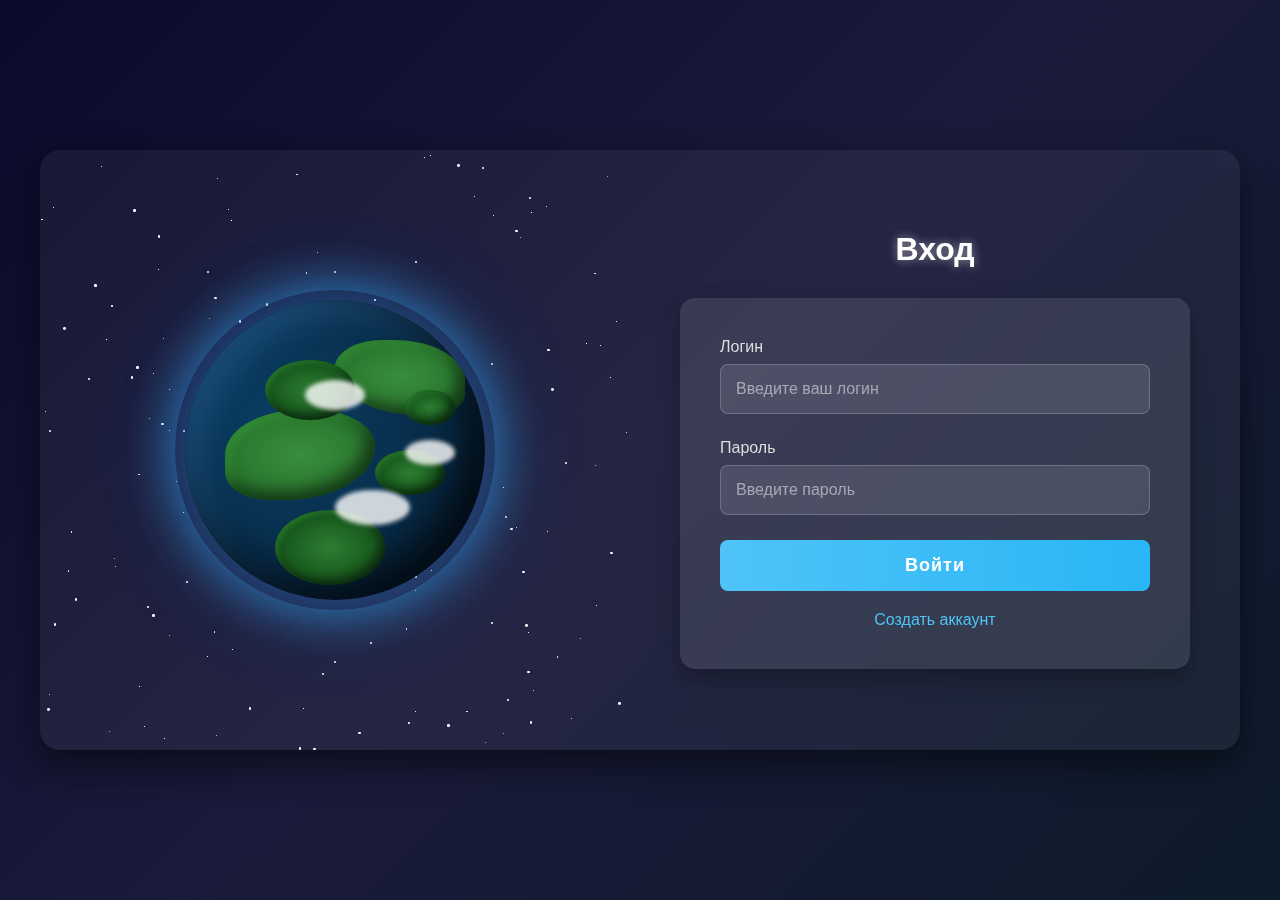
<file: templates/login_a.html>
<!DOCTYPE html>
<html lang="ru">
<head>
    <meta charset="UTF-8">
    <meta name="viewport" content="width=device-width, initial-scale=1.0">
    <title>Вход</title>
    <style>
        * {
            margin: 0;
            padding: 0;
            box-sizing: border-box;
            font-family: 'Segoe UI', Tahoma, Geneva, Verdana, sans-serif;
        }

        body {
            background: linear-gradient(135deg, #0a0a2a, #1a1a3a, #0d1b2a);
            color: #e0e0ff;
            min-height: 100vh;
            display: flex;
            justify-content: center;
            align-items: center;
            padding: 20px;
        }

        .container {
            display: flex;
            max-width: 1200px;
            width: 100%;
            background: rgba(255, 255, 255, 0.05);
            backdrop-filter: blur(10px);
            border-radius: 20px;
            overflow: hidden;
            box-shadow: 0 15px 35px rgba(0, 0, 0, 0.5);
        }

        .planet-section {
            flex: 1;
            display: flex;
            justify-content: center;
            align-items: center;
            padding: 40px;
            position: relative;
            min-height: 600px;
        }

        .form-section {
            flex: 1;
            padding: 50px;
            display: flex;
            flex-direction: column;
            justify-content: center;
        }

        .planet-container {
            position: relative;
            width: 400px;
            height: 400px;
            display: flex;
            justify-content: center;
            align-items: center;
        }

        .planet {
            position: relative;
            width: 300px;
            height: 300px;
            border-radius: 50%;
            background: 
                radial-gradient(circle at 30% 40%, #0a3d62, #082e4d, #061f33),
                radial-gradient(circle at 60% 30%, #1e6fa5, #0d4a7a, #0a3d62),
                radial-gradient(circle at 70% 60%, #2e86ab, #1b6b9e, #0d4a7a);
            box-shadow: 
                inset -20px -20px 40px rgba(0, 0, 0, 0.7),
                inset 15px 15px 30px rgba(100, 180, 255, 0.2),
                0 0 60px rgba(30, 134, 229, 0.6);
            animation: rotate-planet 50s infinite linear;
            overflow: hidden;
        }

        /* Острова */
        .island {
            position: absolute;
            border-radius: 50%;
            background: 
                radial-gradient(ellipse at center, #2e7d32, #1b5e20, #0d3d14);
            box-shadow: 
                inset -5px -5px 10px rgba(0, 0, 0, 0.5),
                inset 3px 3px 5px rgba(100, 255, 100, 0.2);
        }

        .island-1 {
            width: 90px;
            height: 60px;
            top: 60px;
            left: 80px;
        }

        .island-2 {
            width: 70px;
            height: 45px;
            top: 150px;
            left: 190px;
        }

        .island-3 {
            width: 110px;
            height: 75px;
            top: 210px;
            left: 90px;
        }

        .island-4 {
            width: 50px;
            height: 35px;
            top: 90px;
            left: 220px;
        }

        /* Континенты */
        .continent {
            position: absolute;
            background: 
                radial-gradient(ellipse at center, #388e3c, #2e7d32, #1b5e20);
            box-shadow: 
                inset -8px -8px 16px rgba(0, 0, 0, 0.5),
                inset 5px 5px 10px rgba(100, 255, 100, 0.2);
        }

        .continent-1 {
            width: 150px;
            height: 90px;
            border-radius: 50% 40% 60% 30%;
            top: 110px;
            left: 40px;
        }

        .continent-2 {
            width: 130px;
            height: 75px;
            border-radius: 40% 60% 30% 70%;
            top: 40px;
            left: 150px;
        }

        /* Облака */
        .cloud {
            position: absolute;
            background: rgba(255, 255, 255, 0.8);
            border-radius: 50%;
            filter: blur(2px);
            animation: float-clouds 25s infinite linear;
        }

        .cloud-1 {
            width: 60px;
            height: 30px;
            top: 80px;
            left: 120px;
        }

        .cloud-2 {
            width: 75px;
            height: 35px;
            top: 190px;
            left: 150px;
        }

        .cloud-3 {
            width: 50px;
            height: 25px;
            top: 140px;
            left: 220px;
        }

        /* Атмосфера */
        .atmosphere {
            position: absolute;
            width: 320px;
            height: 320px;
            border-radius: 50%;
            top: 50%;
            left: 50%;
            transform: translate(-50%, -50%);
            box-shadow: 
                0 0 50px rgba(79, 195, 247, 0.4),
                0 0 100px rgba(33, 150, 243, 0.2);
            z-index: -1;
            animation: pulse-atmosphere 8s infinite ease-in-out;
        }

        /* Звезды */
        .stars {
            position: absolute;
            top: 0;
            left: 0;
            width: 100%;
            height: 100%;
            z-index: -2;
        }

        .star {
            position: absolute;
            background-color: white;
            border-radius: 50%;
            animation: twinkle 5s infinite ease-in-out;
        }

        /* Анимации */
        @keyframes rotate-planet {
            0% {
                transform: rotate(0deg);
            }
            100% {
                transform: rotate(360deg);
            }
        }

        @keyframes float-clouds {
            0%, 100% {
                transform: translateX(0);
            }
            50% {
                transform: translateX(15px);
            }
        }

        @keyframes pulse-atmosphere {
            0%, 100% {
                opacity: 0.5;
                transform: translate(-50%, -50%) scale(1);
            }
            50% {
                opacity: 0.8;
                transform: translate(-50%, -50%) scale(1.05);
            }
        }

        @keyframes twinkle {
            0%, 100% {
                opacity: 0.2;
            }
            50% {
                opacity: 1;
            }
        }

        /* Стили формы */
        h2 {
            text-align: center;
            margin-bottom: 30px;
            font-size: 32px;
            color: #fff;
            text-shadow: 0 0 10px rgba(255, 255, 255, 0.5);
        }

        form {
            background-color: rgba(255, 255, 255, 0.1);
            padding: 40px;
            border-radius: 15px;
            box-shadow: 0 10px 25px rgba(0, 0, 0, 0.3);
        }

        label {
            display: block;
            margin-bottom: 8px;
            font-weight: 500;
            color: #ddd;
        }

        input {
            width: 100%;
            padding: 15px;
            margin-bottom: 25px;
            border: 1px solid rgba(255, 255, 255, 0.2);
            border-radius: 8px;
            box-sizing: border-box;
            font-size: 16px;
            transition: all 0.3s;
            background: rgba(255, 255, 255, 0.1);
            color: white;
        }

        input:focus {
            border-color: #4fc3f7;
            outline: none;
            box-shadow: 0 0 0 2px rgba(79, 195, 247, 0.3);
            background: rgba(255, 255, 255, 0.15);
        }

        input::placeholder {
            color: rgba(255, 255, 255, 0.5);
        }

        .btn-primary {
            background: linear-gradient(to right, #4fc3f7, #29b6f6);
            color: white;
            border: none;
            padding: 15px 20px;
            border-radius: 8px;
            cursor: pointer;
            font-size: 18px;
            width: 100%;
            transition: all 0.3s;
            font-weight: 600;
            letter-spacing: 1px;
        }

        .btn-primary:hover {
            background: linear-gradient(to right, #29b6f6, #03a9f4);
            transform: translateY(-2px);
            box-shadow: 0 5px 15px rgba(0, 0, 0, 0.3);
        }

        .btn-link {
            display: block;
            text-align: center;
            margin-top: 20px;
            color: #4fc3f7;
            text-decoration: none;
            font-weight: 500;
            transition: color 0.3s;
        }

        .btn-link:hover {
            color: #81d4fa;
            text-decoration: underline;
        }

        @media (max-width: 968px) {
            .container {
                flex-direction: column;
            }
            
            .planet-section {
                min-height: 400px;
            }
            
            .planet-container {
                width: 300px;
                height: 300px;
            }
            
            .planet {
                width: 220px;
                height: 220px;
            }
            
            .atmosphere {
                width: 240px;
                height: 240px;
            }
        }

        @media (max-width: 576px) {
            .form-section {
                padding: 30px;
            }
            
            form {
                padding: 25px;
            }
            
            .planet-container {
                width: 250px;
                height: 250px;
            }
            
            .planet {
                width: 180px;
                height: 180px;
            }
            
            .atmosphere {
                width: 200px;
                height: 200px;
            }
        }
    </style>
</head>
<body>
    <div class="container">
        <div class="planet-section">
            <div class="stars" id="stars"></div>
            <div class="planet-container">
                <div class="atmosphere"></div>
                <div class="planet">
                    <div class="continent continent-1"></div>
                    <div class="continent continent-2"></div>
                    <div class="island island-1"></div>
                    <div class="island island-2"></div>
                    <div class="island island-3"></div>
                    <div class="island island-4"></div>
                    <div class="cloud cloud-1"></div>
                    <div class="cloud cloud-2"></div>
                    <div class="cloud cloud-3"></div>
                </div>
            </div>
        </div>
        
        <div class="form-section">
            <h2>Вход</h2>
            <form method="post">
                <label for="login">Логин</label>
                <input id="login" name="login" type="text" autocomplete="username" required placeholder="Введите ваш логин">
                
                <label for="password">Пароль</label>
                <input id="password" name="password" type="password" autocomplete="current-password" required placeholder="Введите пароль">
                
                <button class="btn-primary" type="submit">Войти</button>
                <a class="btn-link" href="/register">Создать аккаунт</a>
            </form>
        </div>
    </div>

    <script>
        // Создание звездного фона
        const starsContainer = document.getElementById('stars');
        for (let i = 0; i < 150; i++) {
            const star = document.createElement('div');
            star.classList.add('star');
            
            // Случайный размер звезды
            const size = Math.random() * 3;
            star.style.width = `${size}px`;
            star.style.height = `${size}px`;
            
            // Случайная позиция
            star.style.left = `${Math.random() * 100}%`;
            star.style.top = `${Math.random() * 100}%`;
            
            // Случайная задержка анимации
            star.style.animationDelay = `${Math.random() * 5}s`;
            
            starsContainer.appendChild(star);
        }
    </script>
</body>
</html>
</file>
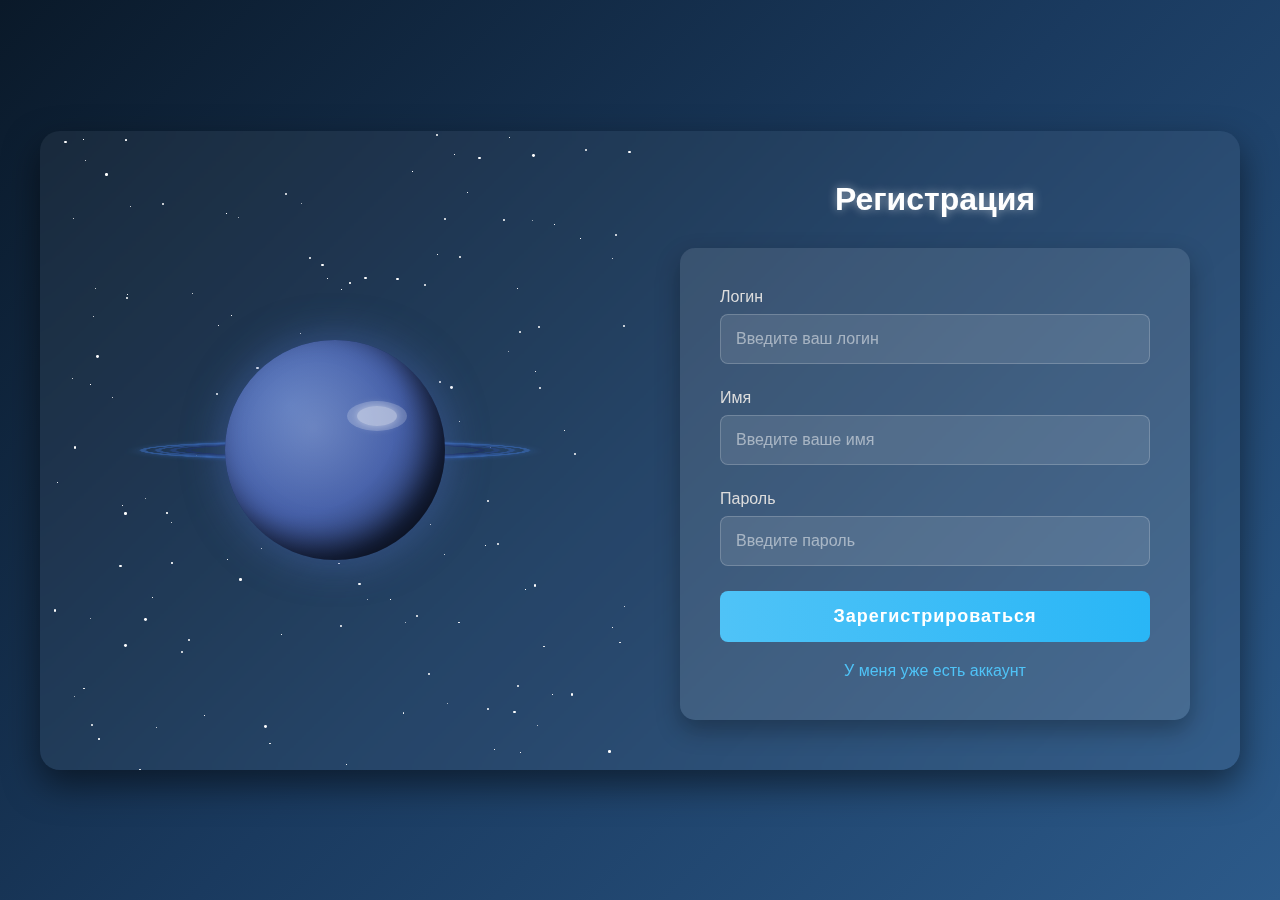
<file: templates/register_a.html>
<!DOCTYPE html>
<html lang="ru">
<head>
    <meta charset="UTF-8">
    <meta name="viewport" content="width=device-width, initial-scale=1.0">
    <title>Регистрация с Нептуном</title>
    <style>
        * {
            margin: 0;
            padding: 0;
            box-sizing: border-box;
            font-family: 'Segoe UI', Tahoma, Geneva, Verdana, sans-serif;
        }

        body {
            background: linear-gradient(135deg, #0a1929, #1a3a5f, #2c5a8a);
            color: #fff;
            min-height: 100vh;
            display: flex;
            justify-content: center;
            align-items: center;
            padding: 20px;
        }

        .container {
            display: flex;
            max-width: 1200px;
            width: 100%;
            background: rgba(255, 255, 255, 0.05);
            backdrop-filter: blur(10px);
            border-radius: 20px;
            overflow: hidden;
            box-shadow: 0 15px 35px rgba(0, 0, 0, 0.5);
        }

        .planet-section {
            flex: 1;
            display: flex;
            justify-content: center;
            align-items: center;
            padding: 40px;
            position: relative;
            min-height: 600px;
        }

        .form-section {
            flex: 1;
            padding: 50px;
            display: flex;
            flex-direction: column;
            justify-content: center;
        }

        .neptune-container {
            position: relative;
            width: 400px;
            height: 400px;
            perspective: 1000px;
        }

        .neptune {
            position: absolute;
            width: 220px;
            height: 220px;
            border-radius: 50%;
            top: 50%;
            left: 50%;
            transform: translate(-50%, -50%);
            background: radial-gradient(circle at 30% 30%, #4b6cb7, #3a56a4, #182848);
            box-shadow:
                inset -15px -15px 30px rgba(0, 0, 0, 0.7),
                0 0 40px rgba(75, 108, 183, 0.6);
            z-index: 2;
            overflow: hidden;
        }

        .neptune::before {
            content: '';
            position: absolute;
            width: 100%;
            height: 100%;
            border-radius: 50%;
            background: radial-gradient(circle at 40% 40%, rgba(255, 255, 255, 0.2) 0%, rgba(255, 255, 255, 0) 70%);
            z-index: 3;
        }

        .neptune-storm {
            position: absolute;
            width: 40px;
            height: 20px;
            background: rgba(255, 255, 255, 0.4);
            border-radius: 50%;
            top: 30%;
            left: 60%;
            z-index: 3;
            box-shadow: 0 0 10px rgba(255, 255, 255, 0.5);
            animation: storm-move 20s infinite linear;
        }

        .neptune-storm::after {
            content: '';
            position: absolute;
            width: 60px;
            height: 30px;
            background: rgba(255, 255, 255, 0.2);
            border-radius: 50%;
            top: -5px;
            left: -10px;
        }

        .rings {
            position: absolute;
            width: 400px;
            height: 400px;
            top: 50%;
            left: 50%;
            transform: translate(-50%, -50%) rotateX(75deg);
        }

        .ring {
            position: absolute;
            border-radius: 50%;
            border: 6px solid transparent;
            top: 50%;
            left: 50%;
            transform: translate(-50%, -50%);
        }

        .ring-1 {
            width: 300px;
            height: 60px;
            border-color: rgba(30, 50, 100, 0.9);
            box-shadow: 0 0 15px rgba(30, 50, 100, 0.7);
        }

        .ring-2 {
            width: 330px;
            height: 65px;
            border-color: rgba(40, 70, 130, 0.8);
            box-shadow: 0 0 15px rgba(40, 70, 130, 0.6);
        }

        .ring-3 {
            width: 360px;
            height: 70px;
            border-color: rgba(50, 90, 160, 0.7);
            box-shadow: 0 0 15px rgba(50, 90, 160, 0.5);
        }

        .ring-4 {
            width: 390px;
            height: 75px;
            border-color: rgba(60, 110, 190, 0.6);
            box-shadow: 0 0 15px rgba(60, 110, 190, 0.4);
        }

        .shadow {
            position: absolute;
            width: 240px;
            height: 240px;
            border-radius: 50%;
            top: 50%;
            left: 50%;
            transform: translate(-50%, -50%);
            background: radial-gradient(ellipse at center, rgba(0,0,0,0.5) 0%, rgba(0,0,0,0) 70%);
            z-index: 1;
        }

        .stars {
            position: absolute;
            top: 0;
            left: 0;
            width: 100%;
            height: 100%;
            z-index: 0;
        }

        .star {
            position: absolute;
            background-color: white;
            border-radius: 50%;
            animation: twinkle 5s infinite ease-in-out;
        }

        @keyframes twinkle {
            0%, 100% {
                opacity: 0.2;
            }
            50% {
                opacity: 1;
            }
        }

        @keyframes storm-move {
            0% {
                transform: translateX(0) translateY(0);
            }
            25% {
                transform: translateX(10px) translateY(5px);
            }
            50% {
                transform: translateX(0) translateY(10px);
            }
            75% {
                transform: translateX(-10px) translateY(5px);
            }
            100% {
                transform: translateX(0) translateY(0);
            }
        }

        h2 {
            text-align: center;
            margin-bottom: 30px;
            font-size: 32px;
            color: #fff;
            text-shadow: 0 0 10px rgba(255, 255, 255, 0.5);
        }

        form {
            background-color: rgba(255, 255, 255, 0.1);
            padding: 40px;
            border-radius: 15px;
            box-shadow: 0 10px 25px rgba(0, 0, 0, 0.3);
        }

        label {
            display: block;
            margin-bottom: 8px;
            font-weight: 500;
            color: #ddd;
        }

        input {
            width: 100%;
            padding: 15px;
            margin-bottom: 25px;
            border: 1px solid rgba(255, 255, 255, 0.2);
            border-radius: 8px;
            box-sizing: border-box;
            font-size: 16px;
            transition: all 0.3s;
            background: rgba(255, 255, 255, 0.1);
            color: white;
        }

        input:focus {
            border-color: #4fc3f7;
            outline: none;
            box-shadow: 0 0 0 2px rgba(79, 195, 247, 0.3);
            background: rgba(255, 255, 255, 0.15);
        }

        input::placeholder {
            color: rgba(255, 255, 255, 0.5);
        }

        .btn-primary {
            background: linear-gradient(to right, #4fc3f7, #29b6f6);
            color: white;
            border: none;
            padding: 15px 20px;
            border-radius: 8px;
            cursor: pointer;
            font-size: 18px;
            width: 100%;
            transition: all 0.3s;
            font-weight: 600;
            letter-spacing: 1px;
        }

        .btn-primary:hover {
            background: linear-gradient(to right, #29b6f6, #03a9f4);
            transform: translateY(-2px);
            box-shadow: 0 5px 15px rgba(0, 0, 0, 0.3);
        }

        .btn-link {
            display: block;
            text-align: center;
            margin-top: 20px;
            color: #4fc3f7;
            text-decoration: none;
            font-weight: 500;
            transition: color 0.3s;
        }

        .btn-link:hover {
            color: #81d4fa;
            text-decoration: underline;
        }

        @media (max-width: 968px) {
            .container {
                flex-direction: column;
            }

            .planet-section {
                min-height: 400px;
            }

            .neptune-container {
                width: 350px;
                height: 350px;
            }

            .neptune {
                width: 180px;
                height: 180px;
            }

            .rings {
                width: 350px;
                height: 350px;
            }

            .ring-1 {
                width: 260px;
                height: 50px;
            }

            .ring-2 {
                width: 285px;
                height: 55px;
            }

            .ring-3 {
                width: 310px;
                height: 60px;
            }

            .ring-4 {
                width: 335px;
                height: 65px;
            }
        }

        @media (max-width: 576px) {
            .form-section {
                padding: 30px;
            }

            form {
                padding: 25px;
            }

            .neptune-container {
                width: 280px;
                height: 280px;
            }

            .neptune {
                width: 150px;
                height: 150px;
            }

            .rings {
                width: 280px;
                height: 280px;
            }

            .ring-1 {
                width: 210px;
                height: 40px;
            }

            .ring-2 {
                width: 230px;
                height: 45px;
            }

            .ring-3 {
                width: 250px;
                height: 50px;
            }

            .ring-4 {
                width: 270px;
                height: 55px;
            }
        }
    </style>
</head>
<body>
    <div class="container">
        <div class="planet-section">
            <div class="stars" id="stars"></div>
            <div class="neptune-container">
                <div class="neptune">
                    <div class="neptune-storm"></div>
                </div>
                <div class="shadow"></div>
                <div class="rings">
                    <div class="ring ring-1"></div>
                    <div class="ring ring-2"></div>
                    <div class="ring ring-3"></div>
                    <div class="ring ring-4"></div>
                </div>
            </div>
        </div>

        <div class="form-section">
            <h2>Регистрация</h2>
            <form method="post">
                <label for="login">Логин</label>
                <input id="login" name="login" type="text" autocomplete="username" required placeholder="Введите ваш логин">

                <label for="name">Имя</label>
                <input id="name" name="name" type="text" autocomplete="name" placeholder="Введите ваше имя">

                <label for="password">Пароль</label>
                <input id="password" name="password" type="password" autocomplete="new-password" required placeholder="Введите пароль">

                <button class="btn-primary" type="submit">Зарегистрироваться</button>
                <a class="btn-link" href="/login">У меня уже есть аккаунт</a>
            </form>
        </div>
    </div>

    <script>
        // Создание звездного фона
        const starsContainer = document.getElementById('stars');
        for (let i = 0; i < 150; i++) {
            const star = document.createElement('div');
            star.classList.add('star');

            // Случайный размер звезды
            const size = Math.random() * 3;
            star.style.width = `${size}px`;
            star.style.height = `${size}px`;

            // Случайная позиция
            star.style.left = `${Math.random() * 100}%`;
            star.style.top = `${Math.random() * 100}%`;

            // Случайная задержка анимации
            star.style.animationDelay = `${Math.random() * 5}s`;

            starsContainer.appendChild(star);
        }
    </script>
</body>
</html>
</file>
